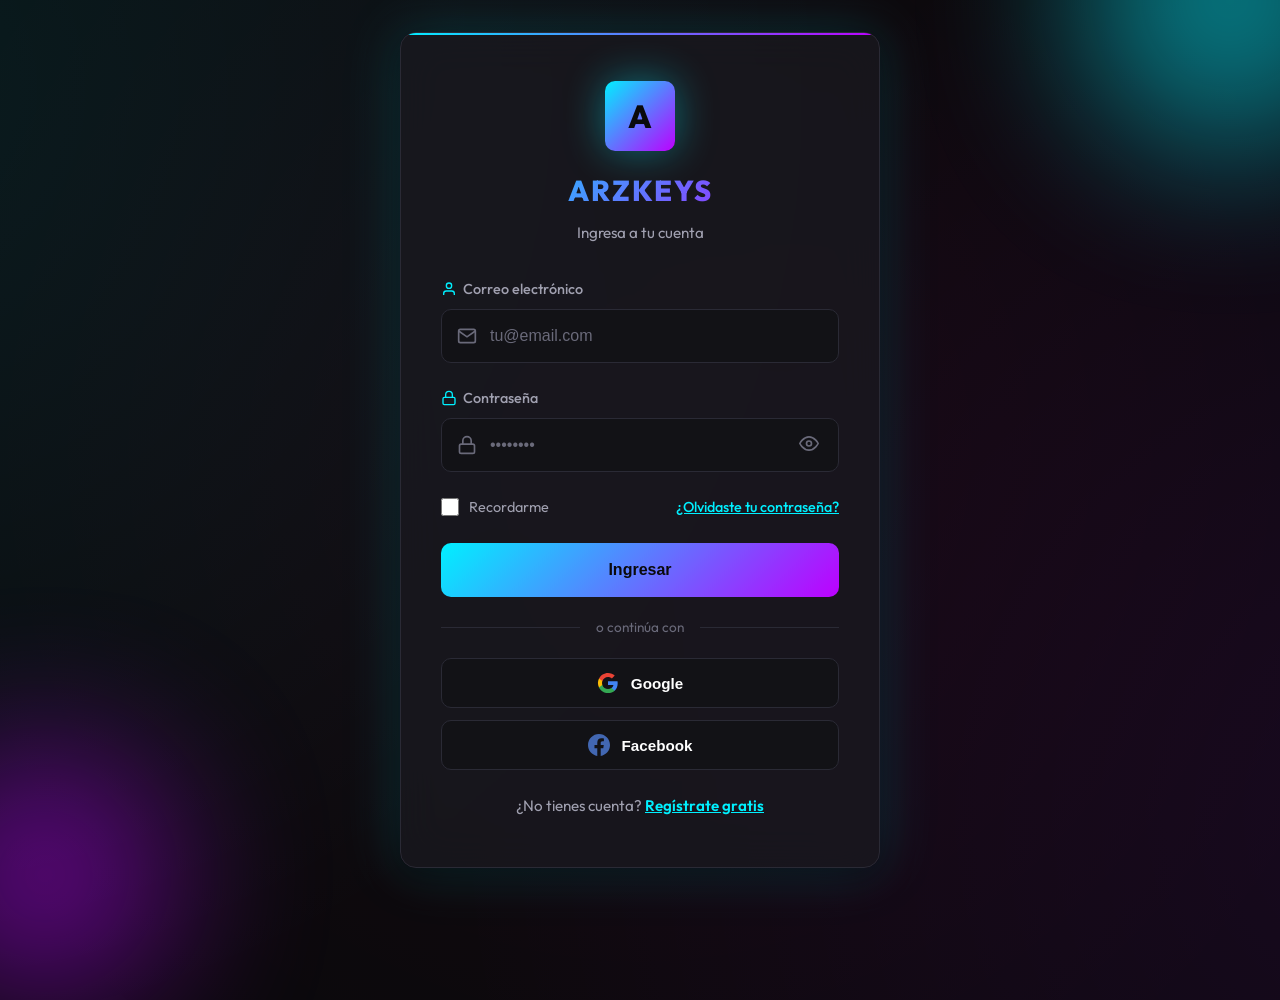
<file: checkout.html>
﻿<!DOCTYPE html>
<html lang="es">
<head>
    <meta charset="UTF-8">
    <meta name="viewport" content="width=device-width, initial-scale=1.0">
    <title>Checkout | ARZKEYS</title>
    <style>
:root {
    --ink: #121318;
    --ink-soft: #242833;
    --paper: #f7f8fb;
    --surface: #ffffff;
    --surface-2: #eef2f7;
    --line: #dce2ea;
    --muted: #647085;
    --cyan: #00a6a6;
    --cyan-dark: #007f83;
    --lime: #b7f13d;
    --coral: #ff5a3c;
    --violet: #7257ff;
    --gold: #ffbe3d;
    --green: #12a66a;
    --danger: #df2f2f;
    --radius: 8px;
    --shadow: 0 18px 45px rgba(18, 19, 24, 0.12);
    --font: Inter, ui-sans-serif, system-ui, -apple-system, BlinkMacSystemFont, "Segoe UI", sans-serif;
}

* {
    box-sizing: border-box;
    margin: 0;
    padding: 0;
    letter-spacing: 0;
}

html {
    scroll-behavior: smooth;
}

body {
    min-height: 100vh;
    background: var(--paper);
    color: var(--ink);
    font-family: var(--font);
    line-height: 1.5;
}

img {
    max-width: 100%;
    display: block;
}

a {
    color: inherit;
    text-decoration: none;
}

button,
input,
select {
    font: inherit;
}

button {
    cursor: pointer;
}

.hidden {
    display: none !important;
}

.text-accent {
    color: var(--cyan);
}

.text-right {
    text-align: right;
}

.text-center {
    text-align: center;
}

.full-width {
    width: 100%;
}

.page-shell {
    min-height: 100vh;
    background:
        linear-gradient(180deg, rgba(255, 255, 255, 0.82), rgba(247, 248, 251, 1) 520px),
        radial-gradient(circle at 12% 0%, rgba(0, 166, 166, 0.16), transparent 28%),
        radial-gradient(circle at 86% 12%, rgba(255, 90, 60, 0.14), transparent 25%);
}

.dk-header {
    position: sticky;
    top: 0;
    z-index: 20;
    background: rgba(255, 255, 255, 0.9);
    border-bottom: 1px solid var(--line);
    backdrop-filter: blur(18px);
}

.header-inner {
    max-width: 1240px;
    margin: 0 auto;
    padding: 14px 22px;
    display: grid;
    grid-template-columns: auto minmax(220px, 1fr) auto;
    gap: 20px;
    align-items: center;
}

.brand {
    display: inline-flex;
    align-items: center;
    gap: 10px;
    font-weight: 900;
    font-size: 1.22rem;
}

.brand-mark {
    width: 38px;
    height: 38px;
    border-radius: var(--radius);
    display: grid;
    place-items: center;
    color: var(--ink);
    background: linear-gradient(135deg, var(--lime), var(--cyan));
    box-shadow: inset 0 -2px 0 rgba(0, 0, 0, 0.1);
}

.brand span {
    color: var(--cyan-dark);
}

.search-container,
.search-box {
    position: relative;
}

.search-input {
    width: 100%;
    min-height: 46px;
    border: 1px solid var(--line);
    border-radius: var(--radius);
    background: var(--surface);
    color: var(--ink);
    padding: 0 46px 0 16px;
    outline: none;
}

.search-input:focus {
    border-color: var(--cyan);
    box-shadow: 0 0 0 4px rgba(0, 166, 166, 0.12);
}

.search-icon-btn {
    position: absolute;
    right: 6px;
    top: 6px;
    width: 34px;
    height: 34px;
    border: 0;
    border-radius: 7px;
    display: grid;
    place-items: center;
    background: var(--ink);
    color: var(--surface);
}

.user-actions,
.header-actions {
    display: flex;
    align-items: center;
    gap: 10px;
}

.header-pill-btn,
.icon-pill,
.cta-button,
.button-secondary,
.btn-card-add,
.submit-btn {
    border: 0;
    border-radius: var(--radius);
    min-height: 42px;
    display: inline-flex;
    align-items: center;
    justify-content: center;
    gap: 9px;
    font-weight: 800;
    transition: transform 160ms ease, box-shadow 160ms ease, background-color 160ms ease, border-color 160ms ease;
}

.header-pill-btn,
.icon-pill {
    padding: 0 14px;
    border: 1px solid var(--line);
    background: var(--surface);
    color: var(--ink);
}

.btn-wallet {
    background: var(--ink);
    color: var(--surface);
    border-color: var(--ink);
}

.btn-cart,
.cta-button,
.submit-btn {
    background: var(--cyan);
    color: #ffffff;
    box-shadow: 0 10px 22px rgba(0, 166, 166, 0.24);
}

.btn-ghost,
.button-secondary {
    background: var(--surface);
    color: var(--ink);
    border: 1px solid var(--line);
}

.btn-cart {
    position: relative;
    padding: 0 15px;
}

.cart-badge {
    min-width: 21px;
    height: 21px;
    border-radius: 999px;
    display: grid;
    place-items: center;
    padding: 0 6px;
    background: var(--coral);
    color: #ffffff;
    font-size: 0.72rem;
    font-weight: 900;
}

.header-pill-btn:hover,
.icon-pill:hover,
.cta-button:hover,
.button-secondary:hover,
.btn-card-add:hover,
.submit-btn:hover {
    transform: translateY(-1px);
}

.hero-wrapper {
    max-width: 1240px;
    margin: 0 auto;
    padding: 28px 22px 16px;
}

.hero-grid {
    min-height: 390px;
    display: grid;
    grid-template-columns: minmax(0, 1.45fr) minmax(280px, 0.55fr);
    gap: 16px;
}

.hero-main {
    position: relative;
    overflow: hidden;
    border-radius: var(--radius);
    color: #ffffff;
    background:
        linear-gradient(90deg, rgba(18, 19, 24, 0.9) 0%, rgba(18, 19, 24, 0.64) 48%, rgba(18, 19, 24, 0.16) 100%),
        url("promo1.jpg") center / cover;
    padding: clamp(28px, 5vw, 58px);
    display: flex;
    align-items: flex-end;
    box-shadow: var(--shadow);
}

.hero-main::after {
    content: "";
    position: absolute;
    inset: auto 0 0 0;
    height: 7px;
    background: linear-gradient(90deg, var(--lime), var(--cyan), var(--coral), var(--violet));
}

.hero-text {
    position: relative;
    z-index: 1;
    max-width: 680px;
}

.hero-tag,
.mini-label {
    width: fit-content;
    display: inline-flex;
    align-items: center;
    gap: 8px;
    min-height: 30px;
    padding: 0 11px;
    border-radius: 999px;
    background: rgba(255, 255, 255, 0.13);
    color: #ffffff;
    font-weight: 800;
    font-size: 0.82rem;
}

.hero-text h1 {
    margin-top: 14px;
    font-size: clamp(2.35rem, 6vw, 5.7rem);
    line-height: 0.95;
    max-width: 760px;
}

.hero-text p {
    max-width: 590px;
    margin-top: 16px;
    color: rgba(255, 255, 255, 0.84);
    font-size: 1.06rem;
}

.hero-actions {
    margin-top: 24px;
    display: flex;
    flex-wrap: wrap;
    gap: 10px;
}

.hero-side {
    display: grid;
    gap: 16px;
}

.hero-promo {
    min-height: 180px;
    border-radius: var(--radius);
    overflow: hidden;
    display: flex;
    align-items: flex-end;
    padding: 20px;
    color: #ffffff;
    background-size: cover;
    background-position: center;
    box-shadow: var(--shadow);
}

.hero-promo strong {
    font-size: 1.25rem;
    line-height: 1.1;
}

.promo-1 {
    background-image: linear-gradient(180deg, rgba(18, 19, 24, 0.04), rgba(18, 19, 24, 0.86)), url("promo1.jpg");
}

.promo-2 {
    background-image: linear-gradient(180deg, rgba(18, 19, 24, 0.04), rgba(18, 19, 24, 0.86)), url("promo2.jpg");
}

.platform-bar {
    max-width: 1240px;
    margin: 14px auto 10px;
    padding: 0 22px;
    display: flex;
    gap: 10px;
    overflow-x: auto;
    scrollbar-width: none;
}

.platform-bar::-webkit-scrollbar {
    display: none;
}

.platform-pill {
    flex: 0 0 auto;
    border: 1px solid var(--line);
    background: var(--surface);
    color: var(--ink);
    min-height: 42px;
    padding: 0 15px;
    border-radius: var(--radius);
    display: inline-flex;
    align-items: center;
    gap: 8px;
    font-weight: 800;
}

.platform-pill.active {
    background: var(--ink);
    border-color: var(--ink);
    color: #ffffff;
}

.section-title,
.shop-heading {
    max-width: 1240px;
    margin: 26px auto 16px;
    padding: 0 22px;
    display: flex;
    align-items: flex-end;
    justify-content: space-between;
    gap: 18px;
}

.section-title h2,
.shop-heading h2 {
    font-size: clamp(1.55rem, 3vw, 2.25rem);
    line-height: 1.05;
}

.shop-container {
    max-width: 1240px;
    margin: 0 auto 70px;
    padding: 0 22px;
}

.shop-layout {
    display: grid;
    grid-template-columns: 252px minmax(0, 1fr);
    gap: 18px;
    align-items: start;
}

.shop-panel,
.card,
.auth-card,
.table-card,
.form-card,
.summary-card,
.checkout-panel {
    background: var(--surface);
    border: 1px solid var(--line);
    border-radius: var(--radius);
    box-shadow: 0 10px 30px rgba(18, 19, 24, 0.07);
}

.shop-panel {
    position: sticky;
    top: 86px;
    padding: 18px;
}

.shop-panel h3 {
    font-size: 1rem;
    margin-bottom: 12px;
}

.deal-list {
    display: grid;
    gap: 10px;
}

.deal-chip {
    border: 1px solid var(--line);
    background: var(--surface-2);
    border-radius: var(--radius);
    padding: 12px;
}

.deal-chip strong {
    display: block;
    font-size: 0.95rem;
}

.deal-chip span {
    color: var(--muted);
    font-size: 0.86rem;
}

.products-grid {
    display: grid;
    grid-template-columns: repeat(auto-fill, minmax(214px, 1fr));
    gap: 16px;
}

.product-card {
    position: relative;
    overflow: hidden;
    background: var(--surface);
    border: 1px solid var(--line);
    border-radius: var(--radius);
    display: flex;
    flex-direction: column;
    min-height: 420px;
    transition: transform 160ms ease, box-shadow 160ms ease, border-color 160ms ease;
}

.product-card:hover {
    transform: translateY(-3px);
    border-color: rgba(0, 166, 166, 0.5);
    box-shadow: var(--shadow);
}

.discount-badge {
    position: absolute;
    z-index: 2;
    top: 12px;
    left: 12px;
    min-height: 28px;
    padding: 0 10px;
    display: inline-flex;
    align-items: center;
    border-radius: 999px;
    background: var(--coral);
    color: #ffffff;
    font-weight: 900;
    font-size: 0.78rem;
}

.stock-badge {
    position: absolute;
    z-index: 2;
    top: 12px;
    right: 12px;
    min-height: 28px;
    padding: 0 10px;
    display: inline-flex;
    align-items: center;
    border-radius: 999px;
    background: rgba(18, 19, 24, 0.84);
    color: #ffffff;
    font-weight: 800;
    font-size: 0.76rem;
}

.product-image {
    width: 100%;
    aspect-ratio: 4 / 5;
    background: var(--surface-2);
    overflow: hidden;
}

.product-image img {
    width: 100%;
    height: 100%;
    object-fit: cover;
    transition: transform 240ms ease;
}

.product-card:hover .product-image img {
    transform: scale(1.035);
}

.product-info {
    flex: 1;
    padding: 14px;
    display: flex;
    flex-direction: column;
    justify-content: space-between;
    gap: 14px;
}

.product-name {
    min-height: 48px;
    color: var(--ink);
    font-weight: 900;
    line-height: 1.2;
    overflow-wrap: anywhere;
}

.product-platform {
    margin-top: 8px;
    color: var(--muted);
    font-size: 0.86rem;
    display: flex;
    align-items: center;
    gap: 7px;
}

.card-footer {
    border-top: 1px solid var(--line);
    padding-top: 12px;
    display: flex;
    justify-content: space-between;
    align-items: center;
    gap: 10px;
}

.price-box {
    display: flex;
    flex-direction: column;
}

.price-old {
    color: var(--muted);
    text-decoration: line-through;
    font-size: 0.82rem;
}

.price-new {
    color: var(--ink);
    font-size: 1.28rem;
    font-weight: 950;
}

.btn-card-add {
    flex: 0 0 44px;
    width: 44px;
    height: 44px;
    background: var(--ink);
    color: #ffffff;
}

.empty-state {
    grid-column: 1 / -1;
    padding: 34px;
    border: 1px dashed var(--line);
    border-radius: var(--radius);
    color: var(--muted);
    text-align: center;
    background: rgba(255, 255, 255, 0.7);
}

.shop-footer,
.big-footer {
    margin-top: 70px;
    background: var(--ink);
    color: #ffffff;
}

.footer-content-wrapper {
    max-width: 1240px;
    margin: 0 auto;
    padding: 32px 22px;
}

.footer-grid-promos,
.footer-columns {
    display: grid;
    grid-template-columns: repeat(auto-fit, minmax(180px, 1fr));
    gap: 18px;
}

.footer-bottom {
    border-top: 1px solid rgba(255, 255, 255, 0.12);
    margin-top: 26px;
    padding-top: 20px;
    display: flex;
    justify-content: space-between;
    gap: 18px;
    flex-wrap: wrap;
    color: rgba(255, 255, 255, 0.72);
}

.footer-link-list {
    display: grid;
    gap: 8px;
    color: rgba(255, 255, 255, 0.72);
    font-size: 0.92rem;
}

.footer-link-list h4 {
    color: #ffffff;
    margin-bottom: 5px;
}

.admin-body,
.checkout-body,
.utility-body {
    background:
        linear-gradient(180deg, rgba(247, 248, 251, 0.92), var(--paper)),
        radial-gradient(circle at 10% 0%, rgba(114, 87, 255, 0.12), transparent 24%),
        radial-gradient(circle at 90% 5%, rgba(0, 166, 166, 0.14), transparent 26%);
}

.admin-header,
.shop-header {
    background: var(--surface);
    border-bottom: 1px solid var(--line);
}

.admin-header .header-content,
.shop-header .header-content {
    max-width: 1240px;
    margin: 0 auto;
    padding: 18px 22px;
    display: flex;
    align-items: center;
    justify-content: space-between;
    gap: 16px;
}

.admin-header h1,
.header-title {
    font-size: clamp(1.25rem, 3vw, 2rem);
}

.header-link,
.logo {
    font-weight: 900;
}

.admin-layout {
    max-width: 1240px;
    margin: 24px auto 70px;
    padding: 0 22px;
    display: grid;
    grid-template-columns: 240px minmax(0, 1fr);
    gap: 18px;
}

.admin-sidebar {
    position: sticky;
    top: 84px;
    align-self: start;
    background: var(--ink);
    color: #ffffff;
    border-radius: var(--radius);
    padding: 18px;
}

.admin-sidebar nav {
    display: grid;
    gap: 8px;
    margin-top: 18px;
}

.admin-sidebar a {
    min-height: 40px;
    border-radius: 7px;
    display: flex;
    align-items: center;
    gap: 10px;
    padding: 0 10px;
    color: rgba(255, 255, 255, 0.78);
}

.admin-sidebar a:hover,
.admin-sidebar a.active {
    background: rgba(255, 255, 255, 0.12);
    color: #ffffff;
}

.admin-container {
    display: flex;
    flex-direction: column;
    gap: 22px;
}

.stats-container {
    display: grid;
    grid-template-columns: repeat(3, minmax(0, 1fr));
    gap: 14px;
}

.stat-card {
    background: var(--surface);
    border: 1px solid var(--line);
    border-radius: var(--radius);
    padding: 18px;
    display: flex;
    align-items: center;
    gap: 14px;
}

.stat-icon-bg {
    flex: 0 0 46px;
    width: 46px;
    height: 46px;
    display: grid;
    place-items: center;
    border-radius: var(--radius);
    background: rgba(0, 166, 166, 0.12);
    color: var(--cyan-dark);
}

.stat-title,
.eyebrow {
    color: var(--muted);
    font-size: 0.84rem;
    font-weight: 800;
}

.stat-info strong {
    display: block;
    margin-top: 4px;
    font-size: 1.55rem;
}

.admin-section {
    display: grid;
    gap: 14px;
}

.section-header-row {
    display: flex;
    align-items: center;
    justify-content: space-between;
    gap: 14px;
}

.form-card {
    padding: 20px;
}

.form-layout {
    display: grid;
    grid-template-columns: minmax(0, 1fr) 260px;
    gap: 18px;
}

.form-row-2,
.form-row-3 {
    display: grid;
    gap: 12px;
}

.form-row-2 {
    grid-template-columns: repeat(2, minmax(0, 1fr));
}

.form-row-3 {
    grid-template-columns: repeat(3, minmax(0, 1fr));
}

.input-group {
    margin-bottom: 12px;
}

.input-group label,
.form-preview label,
.section-label {
    display: block;
    margin-bottom: 7px;
    color: var(--muted);
    font-size: 0.86rem;
    font-weight: 800;
}

.input-group input,
.styled-select,
.auth-card input,
.amount-input,
.wallet-input {
    width: 100%;
    border: 1px solid var(--line);
    border-radius: var(--radius);
    background: var(--surface);
    color: var(--ink);
    min-height: 44px;
    padding: 0 12px;
    outline: none;
}

.input-group input:focus,
.styled-select:focus,
.auth-card input:focus,
.amount-input:focus,
.wallet-input:focus {
    border-color: var(--cyan);
    box-shadow: 0 0 0 4px rgba(0, 166, 166, 0.12);
}

.image-preview-box {
    width: 100%;
    aspect-ratio: 1 / 1;
    border-radius: var(--radius);
    border: 1px dashed var(--line);
    background: var(--surface-2);
    display: grid;
    place-items: center;
    overflow: hidden;
    color: var(--muted);
    text-align: center;
}

.image-preview-box img {
    width: 100%;
    height: 100%;
    object-fit: cover;
}

.preview-placeholder i {
    font-size: 2rem;
    margin-bottom: 8px;
}

.form-actions-bar {
    margin-top: 16px;
    padding-top: 16px;
    border-top: 1px solid var(--line);
    display: flex;
    justify-content: flex-end;
    gap: 10px;
}

.table-card {
    overflow: hidden;
}

.table-responsive,
.table-container {
    overflow-x: auto;
}

table {
    width: 100%;
    border-collapse: collapse;
}

thead {
    background: var(--surface-2);
}

th,
td {
    padding: 14px;
    text-align: left;
    border-bottom: 1px solid var(--line);
    vertical-align: middle;
}

th {
    color: var(--muted);
    font-size: 0.82rem;
    font-weight: 900;
}

tr:last-child td {
    border-bottom: 0;
}

.table-product-image {
    width: 48px;
    height: 48px;
    border-radius: 7px;
    object-fit: cover;
    background: var(--surface-2);
}

.icon-btn {
    width: 36px;
    height: 36px;
    display: inline-grid;
    place-items: center;
    border: 1px solid var(--line);
    border-radius: 7px;
    background: var(--surface);
    color: var(--ink);
}

.icon-btn:hover {
    background: var(--ink);
    color: #ffffff;
}

.delete-btn:hover,
.delete-req-btn:hover {
    background: var(--danger);
    border-color: var(--danger);
}

.status-tag,
.payment-tag {
    min-height: 26px;
    padding: 0 9px;
    display: inline-flex;
    align-items: center;
    border-radius: 999px;
    font-size: 0.78rem;
    font-weight: 900;
}

.status-pending {
    background: rgba(255, 190, 61, 0.18);
    color: #986300;
}

.status-completed {
    background: rgba(18, 166, 106, 0.16);
    color: #087845;
}

.status-cancelled {
    background: var(--surface-2);
    color: var(--muted);
}

.payment-tag {
    background: rgba(114, 87, 255, 0.12);
    color: var(--violet);
}

.toast-container {
    position: fixed;
    top: 18px;
    right: 18px;
    z-index: 100;
    display: grid;
    gap: 10px;
}

.toast {
    max-width: min(360px, calc(100vw - 36px));
    background: var(--ink);
    color: #ffffff;
    border-radius: var(--radius);
    padding: 13px 14px;
    display: flex;
    align-items: center;
    gap: 10px;
    box-shadow: var(--shadow);
}

.toast.success {
    background: #0c6f4b;
}

.toast.error {
    background: #9f2525;
}

.modal-overlay {
    position: fixed;
    inset: 0;
    z-index: 50;
    background: rgba(18, 19, 24, 0.62);
    display: grid;
    place-items: center;
    padding: 20px;
}

.modal-content {
    width: min(860px, 100%);
    max-height: calc(100vh - 40px);
    overflow: auto;
}

.checkout-container,
.utility-container {
    max-width: 1120px;
    margin: 28px auto 70px;
    padding: 0 22px;
    display: grid;
    grid-template-columns: minmax(0, 1.2fr) minmax(300px, 0.8fr);
    gap: 18px;
    align-items: start;
}

.checkout-panel,
.summary-card {
    padding: 20px;
}

.cart-item {
    display: grid;
    grid-template-columns: 74px minmax(0, 1fr) auto auto;
    gap: 12px;
    align-items: center;
    padding: 12px 0;
    border-bottom: 1px solid var(--line);
}

.cart-item:last-child {
    border-bottom: 0;
}

.cart-item img {
    width: 74px;
    height: 74px;
    object-fit: cover;
    border-radius: var(--radius);
}

.item-info p {
    font-weight: 900;
}

.item-price,
.summary-row span,
.alert {
    color: var(--muted);
}

.item-total {
    font-weight: 900;
}

.remove-item-btn {
    width: 34px;
    height: 34px;
    border-radius: 7px;
    border: 1px solid var(--line);
    background: var(--surface);
    color: var(--danger);
    font-size: 1.2rem;
}

.summary-row {
    min-height: 42px;
    display: flex;
    justify-content: space-between;
    align-items: center;
    border-bottom: 1px solid var(--line);
}

.summary-row.total {
    border-bottom: 0;
    font-size: 1.2rem;
    font-weight: 950;
}

.alert {
    padding: 12px;
    border-radius: var(--radius);
    background: var(--surface-2);
}

.alert.error {
    background: rgba(223, 47, 47, 0.12);
    color: #9f2525;
}

.topup-wrapper,
.payment-wrapper,
.auth-body {
    min-height: calc(100vh - 76px);
    display: grid;
    place-items: center;
    padding: 28px 22px;
}

.topup-card,
.payment-card,
.auth-container {
    width: min(560px, 100%);
}

.topup-card,
.payment-card,
.auth-card {
    background: var(--surface);
    border: 1px solid var(--line);
    border-radius: var(--radius);
    box-shadow: var(--shadow);
    overflow: hidden;
}

.topup-card,
.auth-card {
    padding: 24px;
}

.amount-input-container {
    position: relative;
}

.amount-icon {
    position: absolute;
    left: 14px;
    top: 50%;
    transform: translateY(-50%);
    color: var(--cyan);
}

.amount-input {
    height: 64px;
    padding-left: 40px;
    font-size: 1.65rem;
    font-weight: 950;
}

.quick-amounts,
.payment-methods-grid {
    display: grid;
    gap: 10px;
}

.quick-amounts {
    grid-template-columns: repeat(4, 1fr);
    margin: 14px 0 22px;
}

.quick-btn,
.payment-option {
    min-height: 44px;
    border-radius: var(--radius);
    border: 1px solid var(--line);
    background: var(--surface);
    display: flex;
    align-items: center;
    justify-content: center;
    gap: 10px;
    font-weight: 900;
}

.quick-btn:hover,
.payment-option:hover,
.payment-option.selected {
    border-color: var(--cyan);
    box-shadow: 0 0 0 4px rgba(0, 166, 166, 0.1);
}

.payment-methods-grid {
    grid-template-columns: repeat(2, 1fr);
    margin-bottom: 20px;
}

.payment-option {
    justify-content: flex-start;
    padding: 0 14px;
}

.payment-option input {
    display: none;
}

.payment-icon {
    width: 24px;
    text-align: center;
}

.min-alert {
    display: none;
    margin-top: 6px;
    color: var(--danger);
    font-size: 0.86rem;
}

.status-bar {
    min-height: 56px;
    display: flex;
    align-items: center;
    justify-content: center;
    gap: 10px;
    background: var(--ink);
    color: #ffffff;
    font-weight: 900;
}

.card-body {
    padding: 24px;
    text-align: center;
}

.order-label,
.wallet-label,
.qr-label,
.auth-footer {
    color: var(--muted);
}

.order-number {
    margin-top: 6px;
    font-weight: 950;
}

.amount-box {
    margin: 22px 0;
    padding: 18px;
    border: 1px solid rgba(0, 166, 166, 0.28);
    background: rgba(0, 166, 166, 0.08);
    border-radius: var(--radius);
}

.amount-title {
    color: var(--cyan-dark);
    font-weight: 900;
}

.amount-value {
    font-size: 2rem;
    font-weight: 950;
}

.wallet-container {
    position: relative;
    margin: 10px 0 20px;
}

.wallet-input {
    min-height: 50px;
    padding-right: 52px;
    font-family: ui-monospace, SFMono-Regular, Consolas, monospace;
}

.copy-btn {
    position: absolute;
    top: 6px;
    right: 6px;
    width: 38px;
    height: 38px;
    border-radius: 7px;
    border: 0;
    background: var(--ink);
    color: #ffffff;
}

.qr-section {
    display: grid;
    justify-items: center;
    gap: 10px;
    margin-bottom: 20px;
}

.qr-box {
    background: #ffffff;
    border: 1px solid var(--line);
    border-radius: var(--radius);
    padding: 12px;
}

.proof-upload-card {
    margin: 18px 0;
    padding: 14px;
    border: 1px solid var(--line);
    border-radius: var(--radius);
    background: var(--surface);
    text-align: left;
}

.proof-upload-card label {
    display: block;
    margin-bottom: 9px;
    color: var(--muted);
    font-size: 0.86rem;
    font-weight: 800;
}

.proof-upload-row {
    display: grid;
    grid-template-columns: minmax(0, 1fr) auto;
    gap: 10px;
    align-items: center;
}

.proof-upload-row input {
    min-height: 44px;
    width: 100%;
    border: 1px solid var(--line);
    border-radius: var(--radius);
    padding: 8px 10px;
    background: var(--surface);
}

.proof-status {
    margin-top: 10px;
    color: var(--muted);
    font-size: 0.88rem;
}

.proof-status.success {
    color: var(--green);
    font-weight: 800;
}

.proof-status.error {
    color: var(--danger);
    font-weight: 800;
}

.warning-text {
    text-align: left;
    color: var(--muted);
    background: var(--surface-2);
    border-radius: var(--radius);
    padding: 14px;
}

.back-btn,
.back-link {
    margin-top: 18px;
    display: inline-flex;
    align-items: center;
    gap: 8px;
    color: var(--cyan-dark);
    font-weight: 900;
}

.auth-body {
    background:
        linear-gradient(180deg, rgba(18, 19, 24, 0.72), rgba(18, 19, 24, 0.5)),
        url("promo2.jpg") center / cover;
}

.auth-card {
    text-align: left;
}

.auth-card h2 {
    font-size: 2rem;
}

.auth-card p {
    margin: 8px 0 18px;
    color: var(--muted);
}

.auth-card form {
    display: grid;
    gap: 12px;
}

.dashboard-list {
    display: grid;
    gap: 10px;
}

.history-item {
    border: 1px solid var(--line);
    border-radius: var(--radius);
    padding: 12px;
    display: flex;
    align-items: center;
    justify-content: space-between;
    gap: 12px;
}

.history-item strong {
    display: block;
}

.history-item span {
    color: var(--muted);
    font-size: 0.88rem;
}

@media (max-width: 980px) {
    .header-inner {
        grid-template-columns: 1fr;
    }

    .user-actions,
    .header-actions {
        justify-content: space-between;
        flex-wrap: wrap;
    }

    .hero-grid,
    .shop-layout,
    .admin-layout,
    .checkout-container,
    .utility-container {
        grid-template-columns: 1fr;
    }

    .hero-side {
        grid-template-columns: repeat(2, minmax(0, 1fr));
    }

    .shop-panel,
    .admin-sidebar {
        position: static;
    }

    .stats-container {
        grid-template-columns: 1fr;
    }

    .form-layout {
        grid-template-columns: 1fr;
    }
}

@media (max-width: 640px) {
    .hero-wrapper,
    .shop-container,
    .section-title,
    .shop-heading,
    .platform-bar,
    .header-inner,
    .admin-header .header-content,
    .shop-header .header-content,
    .admin-layout,
    .checkout-container,
    .utility-container {
        padding-left: 14px;
        padding-right: 14px;
    }

    .hero-grid {
        min-height: auto;
    }

    .hero-main {
        min-height: 430px;
        padding: 24px;
    }

    .hero-side,
    .form-row-2,
    .form-row-3,
    .quick-amounts,
    .payment-methods-grid,
    .proof-upload-row {
        grid-template-columns: 1fr;
    }

    .products-grid {
        grid-template-columns: repeat(auto-fill, minmax(164px, 1fr));
    }

    .product-card {
        min-height: 360px;
    }

    .cart-item {
        grid-template-columns: 62px minmax(0, 1fr) auto;
    }

    .cart-item img {
        width: 62px;
        height: 62px;
    }

    .remove-item-btn {
        grid-column: 3;
    }

    .item-total {
        grid-column: 2 / span 2;
    }

    th,
    td {
        padding: 11px;
    }
}
</style>
    <link rel="stylesheet" href="https://cdnjs.cloudflare.com/ajax/libs/font-awesome/6.5.1/css/all.min.css">
</head>
<body class="checkout-body">
    <header class="shop-header">
        <div class="header-content">
            <a href="index.html" class="brand">
                <span class="brand-mark"><i class="fa-solid fa-bolt"></i></span>
                ARZKEYS
            </a>
            <span class="header-title">Finalizar compra</span>
        </div>
    </header>

    <main class="checkout-container">
        <section class="checkout-panel">
            <div class="section-header-row">
                <h2>Carrito</h2>
                <a href="index.html" class="button-secondary"><i class="fa-solid fa-arrow-left"></i> Seguir comprando</a>
            </div>
            <div id="cart-items-list"></div>
        </section>

        <aside class="summary-card">
            <h2>Resumen</h2>
            <div class="order-summary-details">
                <div class="summary-row">
                    <span>Saldo actual</span>
                    <strong class="text-accent" id="current-balance">$0.00</strong>
                </div>
                <div class="summary-row total">
                    <span>Total</span>
                    <span id="summary-total">$0.00</span>
                </div>
            </div>

            <div id="balance-error" class="alert error hidden"></div>

            <button id="pay-balance-btn" class="cta-button full-width" type="button" style="margin-top: 18px;">
                <i class="fa-solid fa-wallet"></i> Pagar con saldo
            </button>
            <a href="topup.html" class="back-link"><i class="fa-solid fa-plus"></i> Recargar saldo</a>
        </aside>
    </main>
    <script>
window.ARZKEYS_POCKETBASE = {
    url: "https://arzkeysapi.duckdns.org",
    adminEmail: "admin@arzkeys.local"
};
    </script>
    <script>
(function () {
    const STORAGE_KEYS = {
        products: "dk_products_v2",
        cart: "dk_cart_v2",
        orders: "dk_orders_v2",
        topups: "dk_topups_v2",
        users: "arzkeys_users_v1",
        balance: "dk_balance_v2",
        session: "dk_session_v2",
        adminSession: "arzkeys_admin_session_v1",
        pendingPayment: "dk_pending_payment_v2"
    };

    const SUPABASE_CONFIG = window.ARZKEYS_SUPABASE || {};
    const POCKETBASE_CONFIG = window.ARZKEYS_POCKETBASE || {};
    const PB_AUTH_KEY = "arzkeys_pb_auth_v1";
    let supabaseClient = null;

    function hasSupabase() {
        return Boolean(
            window.supabase &&
            SUPABASE_CONFIG.url &&
            SUPABASE_CONFIG.anonKey
        );
    }

    function db() {
        if (!hasSupabase()) return null;
        if (!supabaseClient) {
            supabaseClient = window.supabase.createClient(
                SUPABASE_CONFIG.url,
                SUPABASE_CONFIG.anonKey
            );
        }
        return supabaseClient;
    }

    function hasPocketBase() {
        return Boolean(POCKETBASE_CONFIG.url);
    }

    function pbBaseUrl() {
        return String(POCKETBASE_CONFIG.url || "").replace(/\/+$/, "");
    }

    function pbAuth() {
        return readJson(PB_AUTH_KEY, null);
    }

    function setPbAuth(auth) {
        writeJson(PB_AUTH_KEY, auth);
        return auth;
    }

    function clearPbAuth() {
        localStorage.removeItem(PB_AUTH_KEY);
    }

    function pbHeaders(json = true) {
        const auth = pbAuth();
        const headers = json ? { "Content-Type": "application/json" } : {};
        if (auth?.token) headers.Authorization = auth.token;
        return headers;
    }

    async function pbRequest(path, options = {}) {
        const isForm = options.body instanceof FormData;
        const response = await fetch(`${pbBaseUrl()}${path}`, {
            ...options,
            headers: {
                ...pbHeaders(!isForm && options.body !== undefined),
                ...(options.headers || {})
            }
        });
        const text = await response.text();
        const data = text ? JSON.parse(text) : null;
        if (!response.ok) {
            throw new Error(friendlyAuthError(data?.message || data?.data?.message || response.statusText));
        }
        return data;
    }

    function pbFileUrl(collection, recordId, fileName) {
        if (!fileName) return "";
        return `${pbBaseUrl()}/api/files/${collection}/${recordId}/${encodeURIComponent(fileName)}`;
    }

    function normalizeUser(record) {
        return {
            id: record.id,
            email: record.email,
            balance: Number(record.balance || 0),
            is_admin: Boolean(record.is_admin),
            created_at: record.created || record.created_at
        };
    }

    function sameId(left, right) {
        return String(left) === String(right);
    }

    function normalizeProduct(row) {
        return {
            id: row.id,
            name: row.name,
            platform: row.platform,
            duration: row.duration,
            price: Number(row.price || 0),
            price_before: row.price_before === null || row.price_before === undefined ? null : Number(row.price_before),
            stock: Number(row.stock || 0),
            image_url: row.image_url
        };
    }

    function normalizeOrder(row) {
        return {
            id: row.id,
            order_id_str: row.order_id_str,
            customer_email: row.customer_email,
            items_json: row.items_json,
            items_count: row.items_count || 0,
            total: Number(row.total_cost || row.total || 0),
            payment_method: row.payment_method || "balance",
            status: row.status,
            type: "order",
            created_at: row.created || row.created_at
        };
    }

    function normalizeTopup(row) {
        const proofFile = row.proof || "";
        const proofUrl = row.proof_url || (proofFile ? pbFileUrl(row.collectionName || "topups", row.id, proofFile) : "");
        return {
            id: row.id,
            order_id_str: row.order_id_str,
            customer_email: row.customer_email,
            items_count: 1,
            total: Number(row.amount_usd || row.total || 0),
            amount_usd: Number(row.amount_usd || row.total || 0),
            payment_method: row.payment_method,
            crypto_amount: row.crypto_amount,
            wallet_address: row.wallet_address,
            proof_path: row.proof_path || proofFile,
            proof_url: proofUrl,
            status: row.status,
            type: "topup",
            created_at: row.created || row.created_at
        };
    }

    const wallets = {
        btc: {
            label: "Bitcoin",
            ticker: "BTC",
            rate: 110222.77,
            address: "1MC2jeNmzoZKpimtspj7MTXBteu4gZbehe"
        },
        ltc: {
            label: "Litecoin",
            ticker: "LTC",
            rate: 97.33,
            address: "LghCzBcyxCAqcG587u7oYuoFvBsBBhqM77"
        },
        usdt: {
            label: "USDT BSC / BNB Smart Chain",
            ticker: "USDT",
            rate: 1,
            address: "0x1142Fb00612E26D2212DE3ca60130B06Ed063Cb6 | Red: BSC / BNB Smart Chain"
        },
        eth: {
            label: "Ethereum",
            ticker: "ETH",
            rate: 3866.14,
            address: "0x1142Fb00612E26D2212DE3ca60130B06Ed063Cb6"
        },
        bank: {
            label: "Transferencia MX",
            ticker: "MXN",
            rate: 18.56,
            address: "CLABE: 710969000168453085 | Nombre: Victor Manuel Hernandez Sanchez | Banco: NVIO"
        }
    };

    const seedProducts = [
        {
            id: 1,
            name: "Roblox - 2300 Robux Key GLOBAL",
            platform: "Roblox",
            duration: "2300 Robux",
            price: 6.99,
            price_before: 19.99,
            stock: 10,
            image_url: "https://imgproxy.eneba.games/NeSQ0os6pb64cS9YeLahlDBdexLuF2qmaZhjsDmb5rA/rs:fit:700/ar:1/czM6Ly9wcm9kdWN0/cy5lbmViYS5nYW1l/cy9wcm9kdWN0cy9M/MzVWMXpUZEhPNEZw/bFFYbnUtZ3FULWZa/bjVLNnJaWUE0M1Aw/bWJlRmV3LmpwZw"
        },
        {
            id: 2,
            name: "Roblox - 11,000 Robux Key GLOBAL",
            platform: "Tarjeta",
            duration: "11,000",
            price: 25.99,
            price_before: 99.99,
            stock: 10,
            image_url: "https://imgproxy.eneba.games/NeSQ0os6pb64cS9YeLahlDBdexLuF2qmaZhjsDmb5rA/rs:fit:700/ar:1/czM6Ly9wcm9kdWN0/cy5lbmViYS5nYW1l/cy9wcm9kdWN0cy9M/MzVWMXpUZEhPNEZw/bFFYbnUtZ3FULWZa/bjVLNnJaWUE0M1Aw/bWJlRmV3LmpwZw"
        },
        {
            id: 3,
            name: "Roblox - 5250 Robux Key GLOBAL",
            platform: "Tarjeta",
            duration: "5250",
            price: 12.99,
            price_before: 49.99,
            stock: 10,
            image_url: "https://imgproxy.eneba.games/NeSQ0os6pb64cS9YeLahlDBdexLuF2qmaZhjsDmb5rA/rs:fit:700/ar:1/czM6Ly9wcm9kdWN0/cy5lbmViYS5nYW1l/cy9wcm9kdWN0cy9M/MzVWMXpUZEhPNEZw/bFFYbnUtZ3FULWZa/bjVLNnJaWUE0M1Aw/bWJlRmV3LmpwZw"
        },
        {
            id: 4,
            name: "PlayStation Plus Premium: 12 Months PSN codigo GLOBAL",
            platform: "PlayStation",
            duration: "12 Months",
            price: 19.99,
            price_before: 99.99,
            stock: 10,
            image_url: "https://imgproxy.eneba.games/K5iVZe4JSG98qsYZIjS0Lf3lR9BZAr-edk6EUgsFodg/rs:fit:700/ar:1/czM6Ly9wcm9kdWN0/cy5lbmViYS5nYW1l/cy9wcm9kdWN0cy9u/Q1JSXzR3ZzhoRTBh/Q2N1ZEozem9HRU0w/ZUhyUzg5Wm44cWsx/MzNHVUkwLmpwZw"
        },
        {
            id: 5,
            name: "PlayStation Plus Premium: 6 Months PSN codigo GLOBAL",
            platform: "PlayStation",
            duration: "6 Months",
            price: 12.99,
            price_before: 49.99,
            stock: 10,
            image_url: "https://imgproxy.eneba.games/K5iVZe4JSG98qsYZIjS0Lf3lR9BZAr-edk6EUgsFodg/rs:fit:700/ar:1/czM6Ly9wcm9kdWN0/cy5lbmViYS5nYW1l/cy9wcm9kdWN0cy9u/Q1JSXzR3ZzhoRTBh/Q2N1ZEozem9HRU0w/ZUhyUzg5Wm44cWsx/MzNHVUkwLmpwZw"
        },
        {
            id: 6,
            name: "PlayStation Plus Premium: 3 Months PSN codigo GLOBAL",
            platform: "PlayStation",
            duration: "3 Months",
            price: 6.99,
            price_before: 25.99,
            stock: 10,
            image_url: "https://imgproxy.eneba.games/K5iVZe4JSG98qsYZIjS0Lf3lR9BZAr-edk6EUgsFodg/rs:fit:700/ar:1/czM6Ly9wcm9kdWN0/cy5lbmViYS5nYW1l/cy9wcm9kdWN0cy9u/Q1JSXzR3ZzhoRTBh/Q2N1ZEozem9HRU0w/ZUhyUzg5Wm44cWsx/MzNHVUkwLmpwZw"
        },
        {
            id: 7,
            name: "Xbox Game Pass Ultimate - 12 Month Subscription GLOBAL",
            platform: "Xbox",
            duration: "12 Month",
            price: 18.99,
            price_before: 49.99,
            stock: 10,
            image_url: "https://imgproxy.eneba.games/uI_93AuPHwkeSOqRwk23PjPM96BzPJ1y_bAfE9AbZdg/rs:fit:700/ar:1/czM6Ly9wcm9kdWN0/cy5lbmViYS5nYW1l/cy9wcm9kdWN0cy9L/RFVyVTRjQ1d4LVlw/b1VtYlM4T1B1MmpR/NlNHNG5fcWhneEN3/SktSRVhFLmpwZWc"
        },
        {
            id: 8,
            name: "Xbox Game Pass Ultimate - 6 Month Subscription GLOBAL",
            platform: "Xbox",
            duration: "6 Month",
            price: 12.99,
            price_before: 35.99,
            stock: 10,
            image_url: "https://imgproxy.eneba.games/ii7AvqZABGIwK79JwU83RsFKnjx0-lwr7nCeosVNNl0/rs:fit:700/ar:1/czM6Ly9wcm9kdWN0/cy5lbmViYS5nYW1l/cy9wcm9kdWN0cy9m/V2xiSmM5VDZYLXhF/d2llbmRkNEhiODYz/S3d6SDdfaTVQWElU/c3ZqYTU0LmpwZWc"
        },
        {
            id: 9,
            name: "Xbox Game Pass Ultimate - 3 Month Subscription GLOBAL",
            platform: "Xbox",
            duration: "3 Month",
            price: 5.99,
            price_before: 12.99,
            stock: 10,
            image_url: "https://imgproxy.eneba.games/Jsh3xEtikh92v1k8-OBwq8xsokyc4Bvh2AxgXznfxKY/rs:fit:700/ar:1/czM6Ly9wcm9kdWN0/cy5lbmViYS5nYW1l/cy9wcm9kdWN0cy9Z/Wk0tODFtRnc0cVZF/SjdKekoweW1IdWR4/VlFYMnB3UTRWRjJS/UG9Pa2tNLmpwZWc"
        },
        {
            id: 10,
            name: "Tarjeta Regalo Steam 100 USD codigo GLOBAL",
            platform: "Steam",
            duration: "100 USD",
            price: 14.99,
            price_before: 100,
            stock: 10,
            image_url: "https://imgproxy.eneba.games/nyins11bh_gOXYPOhFHOfbJJomR9PUQjN7thfWG7dXo/rs:fit:700/ar:1/czM6Ly9wcm9kdWN0/cy5lbmViYS5nYW1l/cy9wcm9kdWN0cy9B/enMzWURNLTBuTmNn/c0w0TVFJdFlXeE1z/a3RGMl9XelIyQXdv/NVdCcHR3LmpwZWc"
        },
        {
            id: 11,
            name: "Tarjeta Regalo Steam 80 USD codigo GLOBAL",
            platform: "Steam",
            duration: "80 USD",
            price: 12.99,
            price_before: 80,
            stock: 10,
            image_url: "https://imgproxy.eneba.games/nyins11bh_gOXYPOhFHOfbJJomR9PUQjN7thfWG7dXo/rs:fit:700/ar:1/czM6Ly9wcm9kdWN0/cy5lbmViYS5nYW1l/cy9wcm9kdWN0cy9B/enMzWURNLTBuTmNn/c0w0TVFJdFlXeE1z/a3RGMl9XelIyQXdv/NVdCcHR3LmpwZWc"
        },
        {
            id: 12,
            name: "Tarjeta Regalo Steam 50 USD codigo GLOBAL",
            platform: "Steam",
            duration: "50 USD",
            price: 8.99,
            price_before: 49.99,
            stock: 10,
            image_url: "https://imgproxy.eneba.games/hQ2zS0No9tA2EtJ0nCYH8u0hcPf3xcW4byI2XGJGAtI/rs:fit:700/ar:1/czM6Ly9wcm9kdWN0/cy5lbmViYS5nYW1l/cy9wcm9kdWN0cy9w/VWh5X0hLQU9mamto/NllsaG5VNmVBRFVa/Y3BCbU1XOUp5cDBR/b1NtcHJvLmpwZWc"
        },
        {
            id: 13,
            name: "Garena Free Fire - 12,300 Diamonds Key GLOBAL",
            platform: "Tarjeta",
            duration: "12,300 Diamonds",
            price: 15.99,
            price_before: 49.99,
            stock: 10,
            image_url: "https://imgproxy.eneba.games/_41ih9hcfGcWFojkQm6fymb_sEWgEwSPOacibFcXJXA/rs:fit:700/ar:1/czM6Ly9wcm9kdWN0/cy5lbmViYS5nYW1l/cy9wcm9kdWN0cy9h/QndQaWgtbVdHVG5r/ekZzbmJCVElpOXpM/N1dvNWI4a1doQmwy/YU9JRW5FLmpwZw"
        },
        {
            id: 14,
            name: "Garena Free Fire - 5250 Diamonds Key GLOBAL",
            platform: "Tarjeta",
            duration: "5250 Diamonds",
            price: 10.99,
            price_before: 35.99,
            stock: 10,
            image_url: "https://imgproxy.eneba.games/_41ih9hcfGcWFojkQm6fymb_sEWgEwSPOacibFcXJXA/rs:fit:700/ar:1/czM6Ly9wcm9kdWN0/cy5lbmViYS5nYW1l/cy9wcm9kdWN0cy9h/QndQaWgtbVdHVG5r/ekZzbmJCVElpOXpM/N1dvNWI4a1doQmwy/YU9JRW5FLmpwZw"
        },
        {
            id: 15,
            name: "Garena Free Fire - 2585 Diamonds Key GLOBAL",
            platform: "Tarjeta",
            duration: "2585 Diamonds",
            price: 7.99,
            price_before: 25.99,
            stock: 10,
            image_url: "https://imgproxy.eneba.games/_41ih9hcfGcWFojkQm6fymb_sEWgEwSPOacibFcXJXA/rs:fit:700/ar:1/czM6Ly9wcm9kdWN0/cy5lbmViYS5nYW1l/cy9wcm9kdWN0cy9h/QndQaWgtbVdHVG5r/ekZzbmJCVElpOXpM/N1dvNWI4a1doQmwy/YU9JRW5FLmpwZw"
        },
        {
            id: 16,
            name: "Fortnite - 13500 V-Bucks Gift Card codigo GLOBAL",
            platform: "Tarjeta",
            duration: "13500 V-Bucks",
            price: 15.99,
            price_before: 89.99,
            stock: 10,
            image_url: "https://imgproxy.eneba.games/Hgi9frwSDw3TSd93Hay7e0N_wJELplS4Pbbe6pgyHzE/rs:fit:700/ar:1/czM6Ly9wcm9kdWN0/cy5lbmViYS5nYW1l/cy9wcm9kdWN0cy9Y/S3h1VEE5cHAxclBM/VVVUUW5ZcWtMRWFl/R0ptQTFja2VRZkxN/aFBJTEV3LmpwZWc"
        },
        {
            id: 17,
            name: "Fortnite - 5000 V-Bucks Gift Card codigo GLOBAL",
            platform: "Tarjeta",
            duration: "5000 V-Bucks",
            price: 9.99,
            price_before: 36.99,
            stock: 10,
            image_url: "https://imgproxy.eneba.games/JWfZIePeWAaoKg_QwOwfY1t4Npk_3FwsKT5vQMv96oQ/rs:fit:700/ar:1/czM6Ly9wcm9kdWN0/cy5lbmViYS5nYW1l/cy9wcm9kdWN0cy80/cVQwQW5IZW9vMGc3/Sk9ITmhNWVRYSDdG/M2pVaGtwLVd6Q3FI/LUVMblY0LmpwZWc"
        },
        {
            id: 18,
            name: "Fortnite - 2800 V-Bucks Gift Card codigo GLOBAL",
            platform: "Otro",
            duration: "2800 V-Bucks",
            price: 6.99,
            price_before: 22.99,
            stock: 10,
            image_url: "https://imgproxy.eneba.games/e5xmi0_LG0bHnt9yRD76u9FvWe5mh_rgI3IeFGGds9s/rs:fit:700/ar:1/czM6Ly9wcm9kdWN0/cy5lbmViYS5nYW1l/cy9wcm9kdWN0cy9L/bk5nalN0V2RHcmxV/cmhWLUZ4LU84dXBu/aUVkLU9wdnZqNTJR/TUY0OUo4LmpwZWc"
        },
        {
            id: 19,
            name: "Netflix Gift Card 100 USD Key UNITED STATES",
            platform: "Tarjeta",
            duration: "100 USD",
            price: 18.99,
            price_before: 99.99,
            stock: 10,
            image_url: "https://imgproxy.eneba.games/FMSoZU9O-9viWhnme7tnw8SXv3B55hlrCzl9-G_9XG8/rs:fit:700/ar:1/czM6Ly9wcm9kdWN0/cy5lbmViYS5nYW1l/cy9wcm9kdWN0cy9z/SUVUSGVXMmFEV1RO/WU5YdU9VcURGeTRD/TXRTTW5uSE8tLTl6/c1dQSGNJLmpwZWc"
        },
        {
            id: 20,
            name: "Netflix Gift Card 50 USD Key UNITED STATES",
            platform: "Tarjeta",
            duration: "50 USD",
            price: 12.99,
            price_before: 49.99,
            stock: 10,
            image_url: "https://imgproxy.eneba.games/FMSoZU9O-9viWhnme7tnw8SXv3B55hlrCzl9-G_9XG8/rs:fit:700/ar:1/czM6Ly9wcm9kdWN0/cy5lbmViYS5nYW1l/cy9wcm9kdWN0cy9z/SUVUSGVXMmFEV1RO/WU5YdU9VcURGeTRD/TXRTTW5uSE8tLTl6/c1dQSGNJLmpwZWc"
        },
        {
            id: 21,
            name: "Netflix Gift Card 30 USD Key UNITED STATES",
            platform: "Tarjeta",
            duration: "30 USD",
            price: 7.99,
            price_before: 29.99,
            stock: 10,
            image_url: "https://imgproxy.eneba.games/j4TxKD9OmbLGJPIjMWk9MOm9Vd-j-QC25F1lT7d335U/rs:fit:700/ar:1/czM6Ly9wcm9kdWN0/cy5lbmViYS5nYW1l/cy9wcm9kdWN0cy9f/cGx4TmJNWHRxQ0lj/UmtEX3BOVW1DYVRr/dVJVb19xWHVlbE4t/Rl9iSXpFLmpwZWc"
        },
        {
            id: 22,
            name: "Amazon Gift Card 30 USD GLOBAL",
            platform: "Tarjeta",
            duration: "30 USD",
            price: 6.99,
            price_before: 29.99,
            stock: 10,
            image_url: "https://imgproxy.eneba.games/JBUvsta5af0tSzLEnYlBPq8TpibqWfmiNGCKwqn_p4k/rs:fit:700/ar:1/czM6Ly9wcm9kdWN0/cy5lbmViYS5nYW1l/cy9wcm9kdWN0cy9O/bHpjV1Q0Yk1aMnFJ/aHVuZlRiSW5kcjZD/dFNUS1lDNEs2SEpu/MEFuYi04LmpwZWc"
        },
        {
            id: 23,
            name: "Amazon Gift Card 50 USD GLOBAL",
            platform: "Tarjeta",
            duration: "50 USD",
            price: 8.99,
            price_before: 49.99,
            stock: 10,
            image_url: "https://imgproxy.eneba.games/-QDjbRbynpF095XsRbelbZVz2VDUgiu8foqz-uTH5eU/rs:fit:700/ar:1/czM6Ly9wcm9kdWN0/cy5lbmViYS5nYW1l/cy9wcm9kdWN0cy94/ajR2QzloVVBzM01L/eFczV3BER0tZTndU/ZlQ3cjNKUUtOdndS/QzRhQkFZLnBuZw"
        },
        {
            id: 24,
            name: "Amazon Gift Card 100 USD GLOBAL",
            platform: "Tarjeta",
            duration: "100 USD",
            price: 29.99,
            price_before: 99.99,
            stock: 10,
            image_url: "https://imgproxy.eneba.games/G5PfTBQIoTES6qtnifUEvTGDpmKG_MJmS_f31S8-5cg/rs:fit:700/ar:1/czM6Ly9wcm9kdWN0/cy5lbmViYS5nYW1l/cy9wcm9kdWN0cy8w/Z1VEcE84ZkVOUXBi/NnM3TkNCLW51THJy/S0RyNjQ5N045azhG/bFhFQmx3LnBuZw"
        },
        {
            id: 25,
            name: "Minecraft: Java & Bedrock Edition (PC) Key GLOBAL",
            platform: "Steam",
            duration: "PC",
            price: 5.99,
            price_before: 17.99,
            stock: 10,
            image_url: "https://imgproxy.eneba.games/NAxumYCfQfUoZDK0_uB3TQyhAYElVKZs45DMfaGO2iI/rs:fit:700/ar:1/czM6Ly9wcm9kdWN0/cy5lbmViYS5nYW1l/cy9wcm9kdWN0cy9E/YmR4N2loekprNDhi/QVNpX0cwakhFZ3gy/b2JmR1lFX3ROeVdz/anRKNGE0LnBuZw"
        },
        {
            id: 26,
            name: "Apple Gift Card 80 USD Key GLOBAL",
            platform: "Tarjeta",
            duration: "80 USD",
            price: 12.99,
            price_before: 80.99,
            stock: 10,
            image_url: "https://imgproxy.eneba.games/-pTUgiFZs5RZKQ79Tk2TvKzZ1ODA1hpdWNscqsrUiBE/rs:fit:700/ar:1/czM6Ly9wcm9kdWN0/cy5lbmViYS5nYW1l/cy9wcm9kdWN0cy9y/X2l5MzVfX25OaE9L/cFN3UTFOX2JWUHF6/X0x1T3UxZmJNdnlK/R0hKaXgwLmpwZw"
        },
        {
            id: 27,
            name: "Apple Gift Card 30 USD Key GLOBAL",
            platform: "Tarjeta",
            duration: "30 USD",
            price: 6.99,
            price_before: 30.99,
            stock: 10,
            image_url: "https://imgproxy.eneba.games/-pTUgiFZs5RZKQ79Tk2TvKzZ1ODA1hpdWNscqsrUiBE/rs:fit:700/ar:1/czM6Ly9wcm9kdWN0/cy5lbmViYS5nYW1l/cy9wcm9kdWN0cy9y/X2l5MzVfX25OaE9L/cFN3UTFOX2JWUHF6/X0x1T3UxZmJNdnlK/R0hKaXgwLmpwZw"
        },
        {
            id: 28,
            name: "Apple Gift Card 50 USD Key GLOBAL",
            platform: "Tarjeta",
            duration: "50 USD",
            price: 8.99,
            price_before: 49.99,
            stock: 10,
            image_url: "https://imgproxy.eneba.games/-pTUgiFZs5RZKQ79Tk2TvKzZ1ODA1hpdWNscqsrUiBE/rs:fit:700/ar:1/czM6Ly9wcm9kdWN0/cy5lbmViYS5nYW1l/cy9wcm9kdWN0cy9y/X2l5MzVfX25OaE9L/cFN3UTFOX2JWUHF6/X0x1T3UxZmJNdnlK/R0hKaXgwLmpwZw"
        }
    ];

    function readJson(key, fallback) {
        try {
            const raw = localStorage.getItem(key);
            return raw ? JSON.parse(raw) : fallback;
        } catch (error) {
            console.warn("Storage read failed", error);
            return fallback;
        }
    }

    function writeJson(key, value) {
        localStorage.setItem(key, JSON.stringify(value));
        return value;
    }

    function nextId(items) {
        return items.reduce((max, item) => Math.max(max, Number(item.id) || 0), 0) + 1;
    }

    function ensureProducts() {
        const existing = readJson(STORAGE_KEYS.products, null);
        if (!existing || existing.length === 0) {
            writeJson(STORAGE_KEYS.products, seedProducts);
        }
    }

    async function getProducts() {
        if (hasPocketBase()) {
            const data = await pbRequest("/api/collections/products/records?sort=-created&perPage=200");
            return data.items && data.items.length ? data.items.map(normalizeProduct) : [];
        }
        if (hasSupabase()) {
            const { data, error } = await db()
                .from("products")
                .select("id,name,platform,duration,price,price_before,stock,image_url")
                .order("id", { ascending: false });
            if (error) throw error;
            return data && data.length ? data.map(normalizeProduct) : seedProducts;
        }
        ensureProducts();
        return readJson(STORAGE_KEYS.products, seedProducts);
    }

    async function saveProducts(products) {
        if (hasPocketBase()) {
            return products;
        }
        if (hasSupabase()) {
            const rows = products.map(({ id, ...product }) => product);
            const { error } = await db().from("products").insert(rows);
            if (error) throw error;
            return products;
        }
        return writeJson(STORAGE_KEYS.products, products);
    }

    function getCart() {
        return readJson(STORAGE_KEYS.cart, []);
    }

    function saveCart(cart) {
        return writeJson(STORAGE_KEYS.cart, cart);
    }

    function normalizeEmail(email) {
        return String(email || "").trim().toLowerCase();
    }

    function friendlyAuthError(error) {
        const message = String(error?.message || error || "");
        const lower = message.toLowerCase();
        if (lower.includes("failed to fetch") || lower.includes("networkerror")) {
            return "No se pudo conectar con la base de datos del VPS. Revisa que PocketBase este activo y tenga HTTPS.";
        }
        if (lower.includes("failed to authenticate") || lower.includes("invalid login")) {
            return "Email o contrasena incorrectos.";
        }
        if (lower.includes("validation")) {
            return "Revisa que los campos y reglas de PocketBase esten bien configurados.";
        }
        if (lower.includes("email rate limit") || lower.includes("over_email_send_rate_limit")) {
            return "Supabase bloqueo temporalmente los registros porque se alcanzo el limite de emails. Desactiva la confirmacion de email en Supabase o configura SMTP propio.";
        }
        if (lower.includes("email not confirmed")) {
            return "Ese email todavia no esta confirmado. Desactiva la confirmacion de email en Supabase o confirma el correo.";
        }
        if (lower.includes("for security purposes")) {
            return "Espera un minuto antes de volver a intentarlo. Supabase esta limitando solicitudes repetidas.";
        }
        if (lower.includes("already registered") || lower.includes("user already registered")) {
            return "Ese email ya tiene cuenta. Inicia sesion.";
        }
        return message || "No se pudo completar la autenticacion.";
    }

    async function getUsers() {
        if (hasPocketBase()) {
            const data = await pbRequest("/api/collections/users/records?sort=-created&perPage=200");
            return (data.items || []).map(normalizeUser);
        }
        if (hasSupabase()) {
            const { data, error } = await db()
                .from("profiles")
                .select("id,email,balance,is_admin,created_at")
                .order("created_at", { ascending: false });
            if (error) throw error;
            return (data || []).map((user) => ({
                id: user.id,
                email: user.email,
                balance: Number(user.balance || 0),
                is_admin: user.is_admin,
                created_at: user.created_at
            }));
        }
        return readJson(STORAGE_KEYS.users, []);
    }

    function saveUsers(users) {
        return writeJson(STORAGE_KEYS.users, users);
    }

    async function getSession() {
        if (hasPocketBase()) {
            const auth = pbAuth();
            return auth?.record ? { id: auth.record.id, email: normalizeEmail(auth.record.email) } : null;
        }
        if (hasSupabase()) {
            const { data } = await db().auth.getUser();
            return data.user ? { id: data.user.id, email: normalizeEmail(data.user.email) } : null;
        }
        return readJson(STORAGE_KEYS.session, null);
    }

    function setSession(session) {
        if (hasPocketBase()) return session;
        return writeJson(STORAGE_KEYS.session, {
            email: normalizeEmail(session.email)
        });
    }

    async function clearSession() {
        if (hasPocketBase()) {
            clearPbAuth();
        }
        if (hasSupabase()) {
            await db().auth.signOut();
        }
        localStorage.removeItem(STORAGE_KEYS.session);
    }

    async function getCurrentUser() {
        if (hasPocketBase()) {
            const auth = pbAuth();
            if (!auth?.token || !auth?.record?.id) return null;
            try {
                const record = await pbRequest(`/api/collections/users/records/${auth.record.id}`);
                setPbAuth({ ...auth, record });
                return normalizeUser(record);
            } catch (error) {
                clearPbAuth();
                return null;
            }
        }
        if (hasSupabase()) {
            const { data: authData } = await db().auth.getUser();
            if (!authData.user) return null;
            let { data: profile, error } = await db()
                .from("profiles")
                .select("id,email,balance,is_admin,created_at")
                .eq("id", authData.user.id)
                .maybeSingle();
            if (error) throw error;
            if (!profile) {
                const payload = {
                    id: authData.user.id,
                    email: normalizeEmail(authData.user.email),
                    balance: 0
                };
                const inserted = await db().from("profiles").insert(payload).select().single();
                if (inserted.error) throw inserted.error;
                profile = inserted.data;
            }
            return {
                id: profile.id,
                email: profile.email,
                balance: Number(profile.balance || 0),
                is_admin: profile.is_admin,
                created_at: profile.created_at
            };
        }
        const session = await getSession();
        if (!session || !session.email) return null;
        return (await getUsers()).find((user) => normalizeEmail(user.email) === normalizeEmail(session.email)) || null;
    }

    async function isAuthenticated() {
        return Boolean(await getCurrentUser());
    }

    async function registerUser(email, password) {
        const cleanEmail = normalizeEmail(email);
        const cleanPassword = String(password || "");
        if (!cleanEmail || !cleanPassword) {
            throw new Error("Completa email y contrasena.");
        }
        if (hasPocketBase()) {
            await pbRequest("/api/collections/users/records", {
                method: "POST",
                body: JSON.stringify({
                    email: cleanEmail,
                    password: cleanPassword,
                    passwordConfirm: cleanPassword,
                    balance: 0,
                    is_admin: false,
                    emailVisibility: true
                })
            });
            return loginUser(cleanEmail, cleanPassword);
        }
        if (hasSupabase()) {
            const { data, error } = await db().auth.signUp({
                email: cleanEmail,
                password: cleanPassword
            });
            if (error) throw new Error(friendlyAuthError(error));
            if (!data.session) {
                throw new Error("Cuenta creada. Pero Supabase pide confirmar email. Desactiva la confirmacion de email para que el cliente pueda entrar al momento.");
            }
            await getCurrentUser();
            return data.user;
        }
        const users = await getUsers();
        if (users.some((user) => normalizeEmail(user.email) === cleanEmail)) {
            throw new Error("Ese email ya tiene cuenta.");
        }
        const user = {
            id: Date.now(),
            email: cleanEmail,
            password: cleanPassword,
            balance: 0,
            created_at: new Date().toISOString()
        };
        users.push(user);
        saveUsers(users);
        setSession({ email: cleanEmail });
        return user;
    }

    async function loginUser(email, password) {
        const cleanEmail = normalizeEmail(email);
        if (hasPocketBase()) {
            const data = await pbRequest("/api/collections/users/auth-with-password", {
                method: "POST",
                body: JSON.stringify({
                    identity: cleanEmail,
                    password: String(password || "")
                })
            });
            setPbAuth({ token: data.token, record: data.record });
            return normalizeUser(data.record);
        }
        if (hasSupabase()) {
            const { data, error } = await db().auth.signInWithPassword({
                email: cleanEmail,
                password: String(password || "")
            });
            if (error) throw new Error(friendlyAuthError(error));
            await getCurrentUser();
            return data.user;
        }
        const user = (await getUsers()).find((item) => normalizeEmail(item.email) === cleanEmail);
        if (!user || user.password !== String(password || "")) {
            throw new Error("Email o contrasena incorrectos.");
        }
        setSession({ email: cleanEmail });
        return user;
    }

    function setAdminSession() {
        writeJson(STORAGE_KEYS.adminSession, {
            user: "ADMIN",
            logged_at: new Date().toISOString()
        });
        return true;
    }

    async function loginAdmin(password) {
        if (hasPocketBase()) {
            const adminEmail = normalizeEmail(POCKETBASE_CONFIG.adminEmail || "admin@arzkeys.local");
            const data = await pbRequest("/api/collections/users/auth-with-password", {
                method: "POST",
                body: JSON.stringify({
                    identity: adminEmail,
                    password: String(password || "")
                })
            });
            const user = normalizeUser(data.record);
            if (!user.is_admin) {
                clearPbAuth();
                throw new Error("Ese usuario no tiene permisos de admin en PocketBase.");
            }
            setPbAuth({ token: data.token, record: data.record });
            setAdminSession();
            return true;
        }
        if (hasSupabase()) {
            const adminEmail = normalizeEmail(SUPABASE_CONFIG.adminEmail);
            if (!adminEmail) throw new Error("Falta adminEmail en supabase-config.js.");
            const { error } = await db().auth.signInWithPassword({
                email: adminEmail,
                password: String(password || "")
            });
            if (error) throw new Error("Credenciales de admin incorrectas.");
            const user = await getCurrentUser();
            if (!user || !user.is_admin) {
                await db().auth.signOut();
                throw new Error("Ese usuario no tiene permisos de admin en Supabase.");
            }
            setAdminSession();
            return true;
        }
        if (String(password || "").trim().toUpperCase() !== "ADMIN0312") {
            throw new Error("Credenciales de admin incorrectas.");
        }
        return setAdminSession();
    }

    async function logoutAdmin() {
        if (hasPocketBase()) {
            clearPbAuth();
        }
        if (hasSupabase()) {
            await db().auth.signOut();
        }
        localStorage.removeItem(STORAGE_KEYS.adminSession);
    }

    async function isAdminAuthenticated() {
        if (hasPocketBase()) {
            const user = await getCurrentUser();
            return Boolean(user && user.is_admin);
        }
        if (hasSupabase()) {
            const user = await getCurrentUser();
            return Boolean(user && user.is_admin);
        }
        const session = readJson(STORAGE_KEYS.adminSession, null);
        return Boolean(session && session.user === "ADMIN");
    }

    async function requireAuth(redirectTo = "login.html") {
        if (!(await isAuthenticated())) {
            window.location.href = redirectTo;
            return false;
        }
        return true;
    }

    async function requireAdmin(redirectTo = "admin-login.html") {
        if (!(await isAdminAuthenticated())) {
            window.location.href = redirectTo;
            return false;
        }
        return true;
    }

    async function getBalance() {
        const user = await getCurrentUser();
        return user ? Number(user.balance || 0) : 0;
    }

    async function setBalance(amount) {
        const user = await getCurrentUser();
        if (!user) return 0;
        const value = Number(amount) || 0;
        if (hasPocketBase()) {
            const record = await pbRequest(`/api/collections/users/records/${user.id}`, {
                method: "PATCH",
                body: JSON.stringify({ balance: value })
            });
            const auth = pbAuth();
            if (auth?.record?.id === user.id) setPbAuth({ ...auth, record });
            return value;
        }
        if (hasSupabase()) {
            const { error } = await db()
                .from("profiles")
                .update({ balance: value })
                .eq("id", user.id);
            if (error) throw error;
            return value;
        }
        const users = (await getUsers()).map((item) => {
            if (normalizeEmail(item.email) !== normalizeEmail(user.email)) return item;
            return { ...item, balance: value };
        });
        saveUsers(users);
        return value;
    }

    async function setUserBalance(userId, amount) {
        const value = Number(amount) || 0;
        if (hasPocketBase()) {
            await pbRequest(`/api/collections/users/records/${userId}`, {
                method: "PATCH",
                body: JSON.stringify({ balance: value })
            });
            return value;
        }
        if (hasSupabase()) {
            const { error } = await db()
                .from("profiles")
                .update({ balance: value })
                .eq("id", userId);
            if (error) throw error;
            return value;
        }
        const users = (await getUsers()).map((item) => {
            if (String(item.id) !== String(userId)) return item;
            return { ...item, balance: value };
        });
        saveUsers(users);
        return value;
    }

    async function getOrders() {
        if (hasPocketBase()) {
            const data = await pbRequest("/api/collections/orders/records?sort=-created&perPage=200");
            return (data.items || []).map(normalizeOrder);
        }
        if (hasSupabase()) {
            const { data, error } = await db()
                .from("orders")
                .select("*")
                .order("created_at", { ascending: false });
            if (error) throw error;
            return (data || []).map(normalizeOrder);
        }
        return readJson(STORAGE_KEYS.orders, []);
    }

    function saveOrders(orders) {
        return writeJson(STORAGE_KEYS.orders, orders);
    }

    async function getTopups() {
        if (hasPocketBase()) {
            const data = await pbRequest("/api/collections/topups/records?sort=-created&perPage=200");
            return (data.items || []).map(normalizeTopup);
        }
        if (hasSupabase()) {
            const { data, error } = await db()
                .from("topups")
                .select("*")
                .order("created_at", { ascending: false });
            if (error) throw error;
            return (data || []).map(normalizeTopup);
        }
        return readJson(STORAGE_KEYS.topups, []);
    }

    function saveTopups(topups) {
        return writeJson(STORAGE_KEYS.topups, topups);
    }

    function formatMoney(value) {
        return `${Number(value || 0).toFixed(2)}`;
    }

    async function addProduct(product) {
        if (hasPocketBase()) {
            const payload = {
                name: product.name.trim(),
                platform: product.platform.trim(),
                duration: product.duration.trim(),
                price: Number(product.price) || 0,
                price_before: product.price_before ? Number(product.price_before) : null,
                stock: Number(product.stock) || 0,
                image_url: product.image_url.trim()
            };
            const record = await pbRequest("/api/collections/products/records", {
                method: "POST",
                body: JSON.stringify(payload)
            });
            return normalizeProduct(record);
        }
        if (hasSupabase()) {
            const payload = {
                name: product.name.trim(),
                platform: product.platform.trim(),
                duration: product.duration.trim(),
                price: Number(product.price) || 0,
                price_before: product.price_before ? Number(product.price_before) : null,
                stock: Number(product.stock) || 0,
                image_url: product.image_url.trim()
            };
            const { data, error } = await db().from("products").insert(payload).select().single();
            if (error) throw error;
            return normalizeProduct(data);
        }
        const products = await getProducts();
        const record = {
            id: nextId(products),
            name: product.name.trim(),
            platform: product.platform.trim(),
            duration: product.duration.trim(),
            price: Number(product.price) || 0,
            price_before: product.price_before ? Number(product.price_before) : null,
            stock: Number(product.stock) || 0,
            image_url: product.image_url.trim()
        };
        products.unshift(record);
        saveProducts(products);
        return record;
    }

    async function updateProduct(id, product) {
        if (hasPocketBase()) {
            const payload = {
                name: product.name.trim(),
                platform: product.platform.trim(),
                duration: product.duration.trim(),
                price: Number(product.price) || 0,
                price_before: product.price_before ? Number(product.price_before) : null,
                stock: Number(product.stock) || 0,
                image_url: product.image_url.trim()
            };
            const record = await pbRequest(`/api/collections/products/records/${id}`, {
                method: "PATCH",
                body: JSON.stringify(payload)
            });
            return normalizeProduct(record);
        }
        if (hasSupabase()) {
            const payload = {
                name: product.name.trim(),
                platform: product.platform.trim(),
                duration: product.duration.trim(),
                price: Number(product.price) || 0,
                price_before: product.price_before ? Number(product.price_before) : null,
                stock: Number(product.stock) || 0,
                image_url: product.image_url.trim()
            };
            const { data, error } = await db()
                .from("products")
                .update(payload)
                .eq("id", id)
                .select()
                .single();
            if (error) throw error;
            return normalizeProduct(data);
        }
        const products = await getProducts();
        const updated = products.map((item) => {
            if (!sameId(item.id, id)) return item;
            return {
                ...item,
                name: product.name.trim(),
                platform: product.platform.trim(),
                duration: product.duration.trim(),
                price: Number(product.price) || 0,
                price_before: product.price_before ? Number(product.price_before) : null,
                stock: Number(product.stock) || 0,
                image_url: product.image_url.trim()
            };
        });
        saveProducts(updated);
        return updated.find((item) => sameId(item.id, id));
    }

    async function deleteProduct(id) {
        if (hasPocketBase()) {
            await pbRequest(`/api/collections/products/records/${id}`, { method: "DELETE" });
            return true;
        }
        if (hasSupabase()) {
            const { error } = await db().from("products").delete().eq("id", id);
            if (error) throw error;
            return true;
        }
        const products = (await getProducts()).filter((item) => !sameId(item.id, id));
        saveProducts(products);
    }

    async function addToCart(productId) {
        const products = await getProducts();
        const product = products.find((item) => sameId(item.id, productId));
        if (!product) return null;
        const cart = getCart();
        const existing = cart.find((item) => sameId(item.id, productId));
        if (existing) {
            existing.quantity += 1;
        } else {
            cart.push({ ...product, quantity: 1 });
        }
        saveCart(cart);
        return product;
    }

    function removeFromCart(productId) {
        saveCart(getCart().filter((item) => !sameId(item.id, productId)));
    }

    async function createOrder(cart) {
        if (!(await isAuthenticated())) {
            throw new Error("Inicia sesion para comprar.");
        }
        if (hasPocketBase()) {
            const products = await getProducts();
            const total = cart.reduce((sum, item) => sum + Number(item.price) * Number(item.quantity), 0);
            const balance = await getBalance();
            const user = await getCurrentUser();
            if (cart.length === 0) {
                throw new Error("Tu carrito esta vacio.");
            }
            if (balance < total) {
                throw new Error("Saldo insuficiente.");
            }
            cart.forEach((item) => {
                const product = products.find((entry) => sameId(entry.id, item.id));
                if (!product || Number(product.stock || 0) < Number(item.quantity || 0)) {
                    throw new Error(`Stock insuficiente: ${item.name}`);
                }
            });
            await setBalance(balance - total);
            const order = await pbRequest("/api/collections/orders/records", {
                method: "POST",
                body: JSON.stringify({
                    user: user.id,
                    customer_email: user.email,
                    order_id_str: `ORD-${Math.floor(100000 + Math.random() * 900000)}`,
                    items_json: cart.map((item) => `${item.quantity}x ${item.name}`).join(", "),
                    items_count: cart.reduce((sum, item) => sum + Number(item.quantity || 0), 0),
                    total_cost: total,
                    payment_method: "balance",
                    status: "completed"
                })
            });
            saveCart([]);
            return normalizeOrder(order);
        }
        if (hasSupabase()) {
            const { data, error } = await db().rpc("place_order", {
                cart_items: cart.map((item) => ({
                    id: item.id,
                    quantity: item.quantity
                }))
            });
            if (error) {
                const message = error.message || "";
                if (message.includes("insufficient_balance")) throw new Error("Saldo insuficiente.");
                if (message.includes("insufficient_stock")) throw new Error("Stock insuficiente.");
                throw error;
            }
            saveCart([]);
            return normalizeOrder(data);
        }
        const products = await getProducts();
        const total = cart.reduce((sum, item) => sum + Number(item.price) * Number(item.quantity), 0);
        const balance = await getBalance();
        if (cart.length === 0) {
            throw new Error("Tu carrito esta vacio.");
        }
        if (balance < total) {
            throw new Error("Saldo insuficiente.");
        }
        cart.forEach((item) => {
            const product = products.find((entry) => sameId(entry.id, item.id));
            if (!product || product.stock < item.quantity) {
                throw new Error(`Stock insuficiente: ${item.name}`);
            }
        });
        cart.forEach((item) => {
            const product = products.find((entry) => sameId(entry.id, item.id));
            product.stock -= item.quantity;
        });
        saveProducts(products);
        await setBalance(balance - total);
        const order = {
            id: Date.now(),
            order_id_str: `ORD-${Math.floor(100000 + Math.random() * 900000)}`,
            customer_email: (await getCurrentUser()).email,
            items_json: cart.map((item) => `${item.quantity}x ${item.name}`).join(", "),
            items_count: cart.reduce((sum, item) => sum + item.quantity, 0),
            total,
            payment_method: "balance",
            status: "completed",
            type: "order",
            created_at: new Date().toISOString()
        };
        saveOrders([order, ...getOrders()]);
        saveCart([]);
        return order;
    }

    async function uploadProof(orderId, proofFile) {
        if (!hasSupabase()) return { proof_path: "", proof_url: "" };
        if (!proofFile) throw new Error("Sube una foto del comprobante.");
        const { data: authData } = await db().auth.getUser();
        if (!authData.user) throw new Error("Inicia sesion para subir comprobantes.");
        const cleanName = proofFile.name.replace(/[^a-zA-Z0-9._-]/g, "-");
        const path = `${authData.user.id}/${orderId}-${Date.now()}-${cleanName}`;
        const bucket = SUPABASE_CONFIG.proofBucket || "payment-proofs";
        const { error } = await db().storage.from(bucket).upload(path, proofFile, {
            cacheControl: "3600",
            upsert: false
        });
        if (error) throw error;
        const { data } = db().storage.from(bucket).getPublicUrl(path);
        return {
            proof_path: path,
            proof_url: data.publicUrl || ""
        };
    }

    async function createTopup(amount, method) {
        if (!(await isAuthenticated())) {
            throw new Error("Inicia sesion para recargar.");
        }
        const config = wallets[method] || wallets.btc;
        const numericAmount = Number(amount);
        const exactAmount = method === "bank"
            ? (numericAmount * config.rate).toFixed(2)
            : method === "usdt"
                ? numericAmount.toFixed(2)
                : (numericAmount / config.rate).toFixed(8);
        const orderId = `TOP-${Math.floor(100000 + Math.random() * 900000)}`;
        if (hasPocketBase()) {
            const user = await getCurrentUser();
            const data = await pbRequest("/api/collections/topups/records", {
                method: "POST",
                body: JSON.stringify({
                    user: user.id,
                    customer_email: user.email,
                    order_id_str: orderId,
                    amount_usd: numericAmount,
                    payment_method: config.label,
                    crypto_amount: exactAmount,
                    wallet_address: config.address,
                    status: "pending"
                })
            });
            const payment = {
                orderId,
                topupId: data.id,
                paymentAddress: config.address,
                exactAmount,
                currency: config.ticker,
                methodLabel: config.label,
                amountUsd: numericAmount,
                proofUrl: "",
                proofUploaded: false
            };
            writeJson(STORAGE_KEYS.pendingPayment, payment);
            return payment;
        }
        if (hasSupabase()) {
            const user = await getCurrentUser();
            const payload = {
                user_id: user.id,
                customer_email: user.email,
                order_id_str: orderId,
                amount_usd: numericAmount,
                payment_method: config.label,
                crypto_amount: exactAmount,
                wallet_address: config.address,
                proof_path: "",
                proof_url: "",
                status: "pending"
            };
            const { data, error } = await db().from("topups").insert(payload).select().single();
            if (error) throw error;
            const payment = {
                orderId,
                topupId: data.id,
                paymentAddress: config.address,
                exactAmount,
                currency: config.ticker,
                methodLabel: config.label,
                amountUsd: numericAmount,
                proofUrl: "",
                proofUploaded: false
            };
            writeJson(STORAGE_KEYS.pendingPayment, payment);
            return payment;
        }
        const topup = {
            id: Date.now(),
            order_id_str: orderId,
            customer_email: (await getCurrentUser()).email,
            items_count: 1,
            total: numericAmount,
            amount_usd: numericAmount,
            payment_method: config.label,
            crypto_amount: exactAmount,
            wallet_address: config.address,
            proof_path: "",
            proof_url: "",
            status: "pending",
            type: "topup",
            created_at: new Date().toISOString()
        };
        saveTopups([topup, ...getTopups()]);
        const payment = {
            orderId: topup.order_id_str,
            topupId: topup.id,
            paymentAddress: config.address,
            exactAmount,
            currency: config.ticker,
            methodLabel: config.label,
            amountUsd: numericAmount,
            proofUrl: "",
            proofUploaded: false
        };
        writeJson(STORAGE_KEYS.pendingPayment, payment);
        return payment;
    }

    function getPendingPayment() {
        return readJson(STORAGE_KEYS.pendingPayment, null);
    }

    async function attachTopupProof(topupId, orderId, proofFile) {
        if (!(await isAuthenticated())) {
            throw new Error("Inicia sesion para subir el comprobante.");
        }
        if (!topupId || !orderId) {
            throw new Error("No se encontro la orden pendiente.");
        }
        if (!proofFile) {
            throw new Error("Selecciona la foto del comprobante.");
        }

        if (hasPocketBase()) {
            const formData = new FormData();
            formData.append("proof", proofFile);
            formData.append("status", "pending");
            const data = await pbRequest(`/api/collections/topups/records/${topupId}`, {
                method: "PATCH",
                body: formData
            });
            const topup = normalizeTopup(data);
            const payment = getPendingPayment();
            if (payment && sameId(payment.topupId, topupId)) {
                writeJson(STORAGE_KEYS.pendingPayment, {
                    ...payment,
                    proofUrl: topup.proof_url,
                    proofUploaded: true
                });
            }
            return topup;
        }

        if (hasSupabase()) {
            const proof = await uploadProof(orderId, proofFile);
            const { data, error } = await db().rpc("attach_topup_proof", {
                topup_id: Number(topupId),
                uploaded_proof_path: proof.proof_path,
                uploaded_proof_url: proof.proof_url
            });
            if (error) throw error;
            const payment = getPendingPayment();
            if (payment && sameId(payment.topupId, topupId)) {
                writeJson(STORAGE_KEYS.pendingPayment, {
                    ...payment,
                    proofUrl: proof.proof_url,
                    proofUploaded: true
                });
            }
            return normalizeTopup(data);
        }

        const topups = await getTopups();
        const topup = topups.find((item) => sameId(item.id, topupId));
        if (!topup) {
            throw new Error("No se encontro la orden pendiente.");
        }
        topup.proof_path = proofFile.name;
        topup.proof_url = "";
        saveTopups(topups);
        const payment = getPendingPayment();
        if (payment && sameId(payment.topupId, topupId)) {
            writeJson(STORAGE_KEYS.pendingPayment, {
                ...payment,
                proofUploaded: true
            });
        }
        return topup;
    }

    async function approveTopup(id) {
        if (hasPocketBase()) {
            const rawTopup = await pbRequest(`/api/collections/topups/records/${id}`);
            const topup = normalizeTopup(rawTopup);
            if (topup.status !== "pending") return topup;
            const userRecord = await pbRequest(`/api/collections/users/records/${rawTopup.user}`);
            await pbRequest(`/api/collections/users/records/${rawTopup.user}`, {
                method: "PATCH",
                body: JSON.stringify({
                    balance: Number(userRecord.balance || 0) + Number(topup.amount_usd || topup.total || 0)
                })
            });
            const updated = await pbRequest(`/api/collections/topups/records/${id}`, {
                method: "PATCH",
                body: JSON.stringify({ status: "completed" })
            });
            return normalizeTopup(updated);
        }
        if (hasSupabase()) {
            const { data, error } = await db().rpc("approve_topup", { topup_id: Number(id) });
            if (error) throw error;
            return normalizeTopup(data);
        }
        const topups = await getTopups();
        const topup = topups.find((item) => sameId(item.id, id));
        if (!topup || topup.status !== "pending") return null;
        topup.status = "completed";
        const users = (await getUsers()).map((user) => {
            if (normalizeEmail(user.email) !== normalizeEmail(topup.customer_email)) return user;
            return { ...user, balance: Number(user.balance || 0) + Number(topup.amount_usd || topup.total || 0) };
        });
        saveUsers(users);
        saveTopups(topups);
        return topup;
    }

    async function deleteHistoryItem(type, id) {
        if (hasPocketBase()) {
            const table = type === "topup" ? "topups" : "orders";
            await pbRequest(`/api/collections/${table}/records/${id}`, { method: "DELETE" });
            return true;
        }
        if (hasSupabase()) {
            const table = type === "topup" ? "topups" : "orders";
            const { error } = await db().from(table).delete().eq("id", id);
            if (error) throw error;
            return true;
        }
        if (type === "topup") {
            saveTopups((await getTopups()).filter((item) => !sameId(item.id, id)));
        }
        if (type === "order") {
            saveOrders((await getOrders()).filter((item) => !sameId(item.id, id)));
        }
    }

    async function getHistory() {
        return [...(await getTopups()), ...(await getOrders())].sort((a, b) => new Date(b.created_at) - new Date(a.created_at));
    }

    async function getStats() {
        const products = await getProducts();
        const orders = await getOrders();
        return {
            total_products: products.length,
            total_orders: orders.length,
            total_revenue: orders.reduce((sum, item) => sum + Number(item.total || 0), 0)
        };
    }

    async function resetProducts() {
        if (hasPocketBase()) {
            const current = await pbRequest("/api/collections/products/records?perPage=500");
            await Promise.all((current.items || []).map((item) => pbRequest(`/api/collections/products/records/${item.id}`, { method: "DELETE" })));
            for (const { id, ...product } of seedProducts) {
                await pbRequest("/api/collections/products/records", {
                    method: "POST",
                    body: JSON.stringify(product)
                });
            }
            return getProducts();
        }
        if (hasSupabase()) {
            await db().from("products").delete().neq("id", 0);
            const rows = seedProducts.map(({ id, ...product }) => product);
            const { error } = await db().from("products").insert(rows);
            if (error) throw error;
            return getProducts();
        }
        saveProducts(seedProducts);
        return getProducts();
    }

    async function getUserOrders() {
        const user = await getCurrentUser();
        if (!user) return [];
        return (await getOrders()).filter((order) => normalizeEmail(order.customer_email) === normalizeEmail(user.email));
    }

    async function getUserTopups() {
        const user = await getCurrentUser();
        if (!user) return [];
        return (await getTopups()).filter((topup) => normalizeEmail(topup.customer_email) === normalizeEmail(user.email));
    }

    window.DigitalKeysStore = {
        wallets,
        seedProducts,
        getProducts,
        saveProducts,
        addProduct,
        updateProduct,
        deleteProduct,
        resetProducts,
        getCart,
        saveCart,
        addToCart,
        removeFromCart,
        createOrder,
        getBalance,
        setBalance,
        setUserBalance,
        getUsers,
        getCurrentUser,
        isAuthenticated,
        registerUser,
        loginUser,
        clearSession,
        loginAdmin,
        setAdminSession,
        logoutAdmin,
        isAdminAuthenticated,
        requireAuth,
        requireAdmin,
        getOrders,
        getTopups,
        getUserOrders,
        getUserTopups,
        getHistory,
        createTopup,
        getPendingPayment,
        attachTopupProof,
        approveTopup,
        deleteHistoryItem,
        getStats,
        getSession,
        setSession,
        hasPocketBase,
        hasSupabase,
        formatMoney
    };
})();

</script>
    <script>
document.addEventListener("DOMContentLoaded", async () => {
    const store = window.DigitalKeysStore;
    if (!(await store.requireAuth("login.html"))) return;
    const cartItemsList = document.getElementById("cart-items-list");
    const totalEl = document.getElementById("summary-total");
    const payBtn = document.getElementById("pay-balance-btn");
    const errorBox = document.getElementById("balance-error");
    const currentBalance = document.getElementById("current-balance");

    let cart = store.getCart();
    let totalAmount = 0;

    function escapeHtml(value) {
        return String(value ?? "")
            .replaceAll("&", "&amp;")
            .replaceAll("<", "&lt;")
            .replaceAll(">", "&gt;")
            .replaceAll('"', "&quot;")
            .replaceAll("'", "&#039;");
    }

    async function loadCartItems() {
        cartItemsList.innerHTML = "";
        totalAmount = 0;
        currentBalance.textContent = store.formatMoney(await store.getBalance());

        if (cart.length === 0) {
            cartItemsList.innerHTML = `<div class="empty-state">Tu carrito esta vacio.</div>`;
            payBtn.disabled = true;
            totalEl.textContent = "$0.00";
            return;
        }

        payBtn.disabled = false;
        cart.forEach((item) => {
            const itemElement = document.createElement("div");
            itemElement.className = "cart-item";
            itemElement.innerHTML = `
                <img src="${escapeHtml(item.image_url)}" alt="${escapeHtml(item.name)}">
                <div class="item-info">
                    <p>${escapeHtml(item.name)}</p>
                    <span class="item-price">${store.formatMoney(item.price)} x ${item.quantity}</span>
                </div>
                <div class="item-total">${store.formatMoney(item.price * item.quantity)}</div>
                <button class="remove-item-btn" type="button" data-id="${item.id}" aria-label="Quitar">&times;</button>
            `;
            cartItemsList.appendChild(itemElement);
            totalAmount += Number(item.price) * Number(item.quantity);
        });

        totalEl.textContent = store.formatMoney(totalAmount);
    }

    cartItemsList.addEventListener("click", async (event) => {
        const button = event.target.closest(".remove-item-btn");
        if (!button) return;
        store.removeFromCart(button.dataset.id);
        cart = store.getCart();
        await loadCartItems();
    });

    payBtn.addEventListener("click", async () => {
        payBtn.disabled = true;
        payBtn.innerHTML = `<i class="fa-solid fa-circle-notch fa-spin"></i> Procesando`;
        errorBox.classList.add("hidden");

        try {
            await store.createOrder(cart);
            alert("Compra realizada con exito.");
            window.location.href = "dashboard.html";
        } catch (error) {
            errorBox.innerHTML = `${escapeHtml(error.message)} <a href="topup.html">Recargar ahora</a>`;
            errorBox.classList.remove("hidden");
            payBtn.disabled = false;
            payBtn.innerHTML = `<i class="fa-solid fa-wallet"></i> Pagar con saldo`;
        }
    });

    await loadCartItems();
});
    </script>
</body>
</html>
</file>
